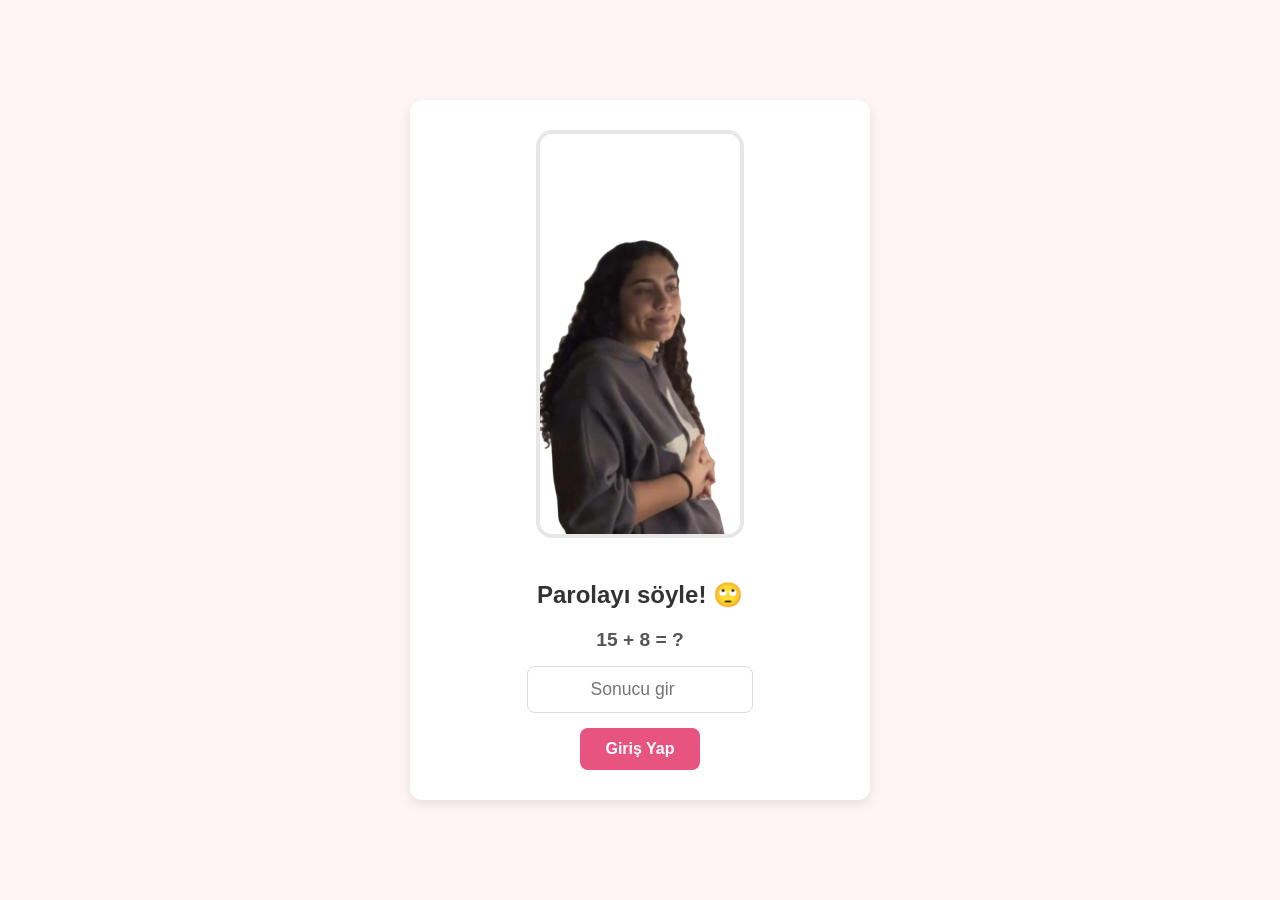
<file: index.html>
<!DOCTYPE html>
<html lang="tr">
<head>
    <meta charset="UTF-8">
    <meta name="viewport" content="width=device-width, initial-scale=1.0">
    <title>Giriş Yap!</title>
    <link rel="stylesheet" href="style.css">
</head>
<body>

    <div class="login-container">
        <!-- Başlangıçta görünecek sıkılmış fotoğraf -->
        <img src="images/sıkılmıs.jpg" alt="Sıkılmış Arkadaş" id="sıkılmıs-foto" class="arkadas-foto">
        
        <!-- Parola doğru girilince görünecek sevinmiş fotoğraf (başta gizli) -->
        <img src="images/sevinmis.jpg" alt="Sevinmiş Arkadaş" id="sevinmis-foto" class="arkadas-foto hidden">

        <!-- Başlangıçta görünecek parola isteme bölümü -->
        <div id="parola-bolumu">
            <h2>Parolayı söyle! 🙄</h2>
            <div class="parola-input-alani">
                <label for="parola">15 + 8 = ?</label>
                <input type="number" id="parola-input" placeholder="Sonucu gir">
                <button onclick="parolaKontrol()">Giriş Yap</button>
            </div>
        </div>

        <!-- Parola doğru olunca görünecek bölüm (başta gizli) -->
        <div id="basari-mesaji" class="hidden">
            <h2>Yaşasın! Hadi başlayalım! 🎉</h2>
            <a href="anasayfa.html" class="devam-butonu">Devam Et</a>
        </div>
    </div>

    <!-- JavaScript dosyamızı en sona ekliyoruz -->
    <script src="script.js"></script>

</body>
</html>
</file>
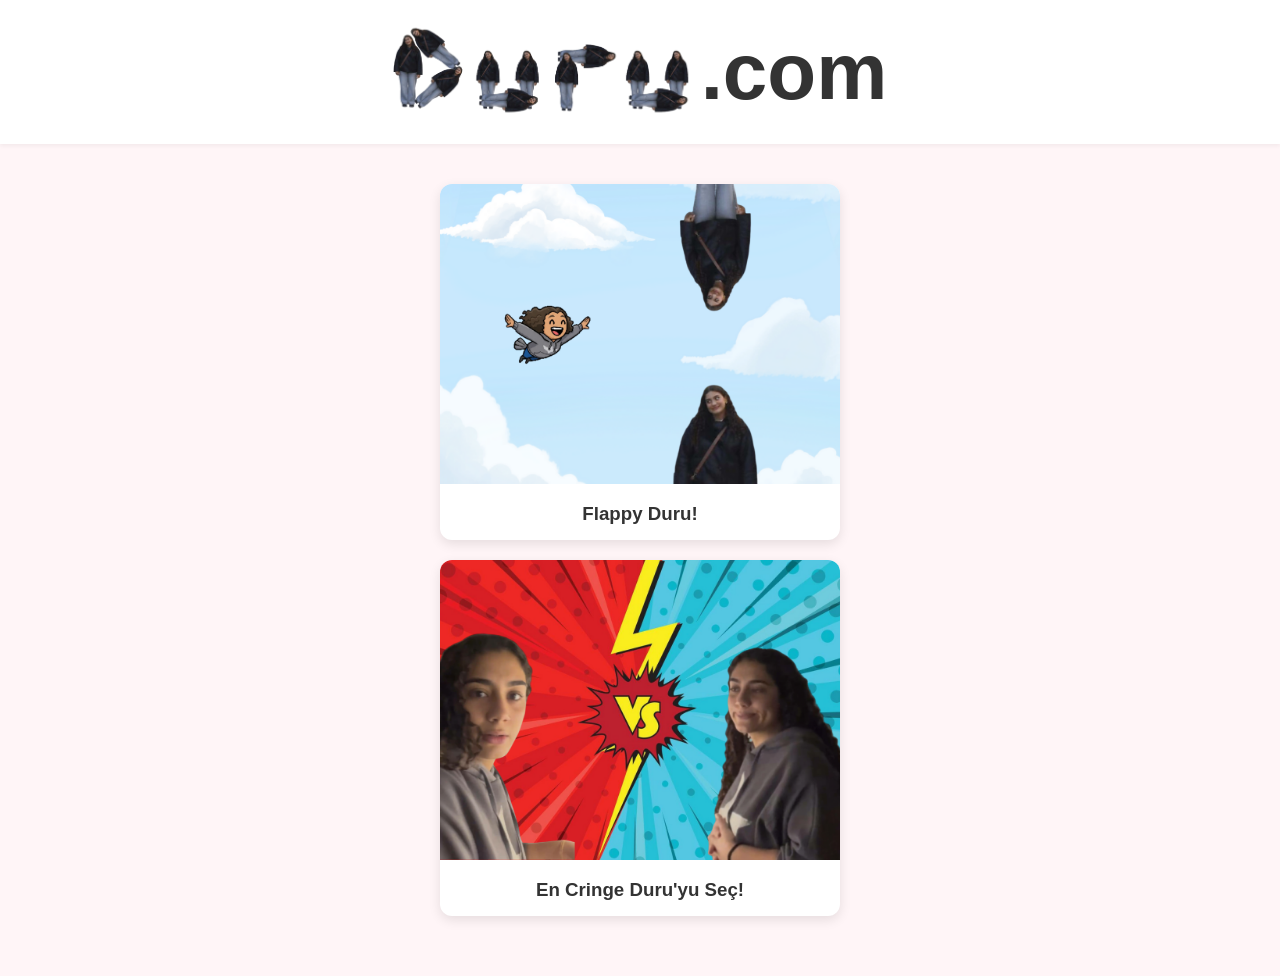
<file: anasayfa.html>
<!DOCTYPE html>
<html lang="tr">
<head>
    <meta charset="UTF-8">
    <meta name="viewport" content="width=device-width, initial-scale=1.0">
    <title>Ana Sayfa</title>
    <link rel="stylesheet" href="style.css">
</head>
<body>
    <header>
        <!-- Logo ve yazıyı bir arada tutan yeni konteyner -->
        <div class="logo-container">
            <img src="images/logo.png" alt="Site Logosu" class="site-logosu">
            <span class="logo-text">.com</span>
        </div>
    </header>

    <main class="anasayfa-icerik">
    
    
    <!-- Oyunları listeleyeceğimiz alan -->
    <div class="oyun-listesi">
    
    <!-- YENİ OYUN KARTI -->
    <a href="flappy-oyunu.html" class="oyun-karti">
        <img src="images/flappy-banner.jpg" alt="Flappy Duru Oyunu">
        <h3>Flappy Duru!</h3>
    </a>
    
    
    
    <a href="cringe-oyunu.html" class="oyun-karti">
        <img src="images/oyun-banner.jpg" alt="En Cringe Duru'yu Seç">
        <h3>En Cringe Duru'yu Seç!</h3>
    </a>



    <!-- Gelecekte yeni oyun kartları buraya eklenebilir -->
</div>
</main>
</body>
</html>
</file>
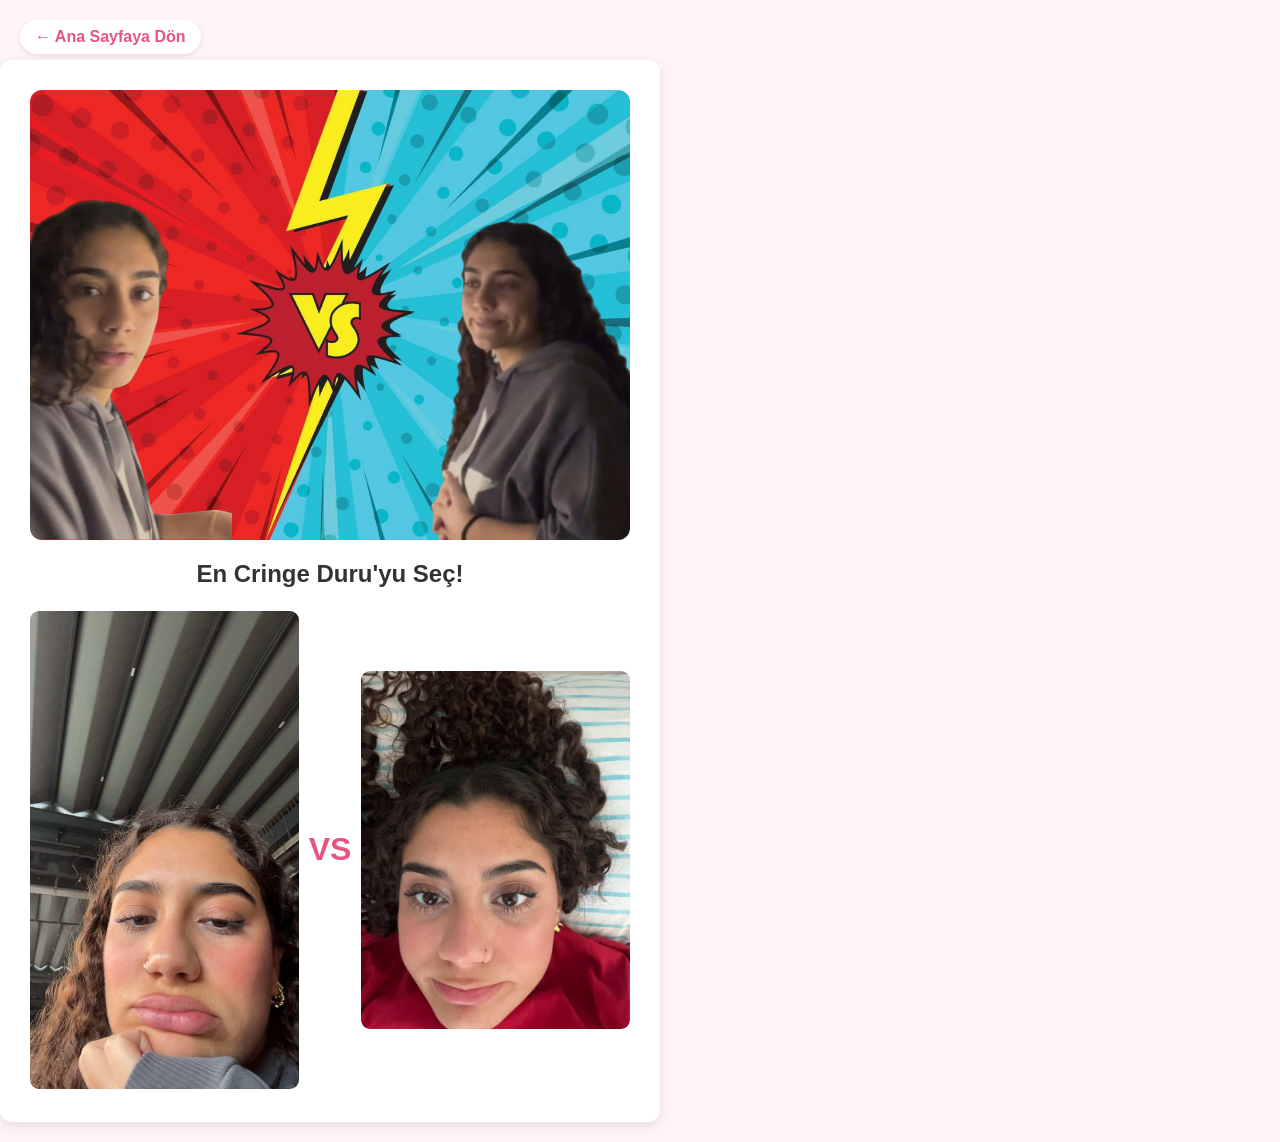
<file: cringe-oyunu.html>
<!DOCTYPE html>
<html lang="tr">
<head>
    <meta charset="UTF-8">
    <meta name="viewport" content="width=device-width, initial-scale=1.0">
    <title>En Cringe Duru'yu Seç!</title>
    <link rel="stylesheet" href="style.css">
</head>
<body>
    <!-- Ana sayfaya geri dönme butonu -->
    <a href="anasayfa.html" class="geri-butonu">&larr; Ana Sayfaya Dön</a>

    <div class="oyun-sayfasi-container">
        <!-- OYUN 1: EN CRINGE DURU'YU SEÇ -->
        <section id="cringe-oyunu">
            <!-- Oyunun ana görseli (4:3 oranında) -->
            <div class="oyun-banner">
                <img src="images/oyun-banner.jpg" alt="En Cringe Duru'yu Seç Oyunu">
            </div>
            <h2>En Cringe Duru'yu Seç!</h2>
            
            <!-- Resimlerin karşılaştırılacağı alan -->
            <div id="oyun-alani">
                <div class="secim-konteyner" id="sol-resim-konteyner">
                    <img src="" alt="Seçim 1" class="secim-resmi" onclick="kazananSec('sol')">
                </div>
                
                <div class="vs-text">VS</div>

                <div class="secim-konteyner" id="sag-resim-konteyner">
                    <img src="" alt="Seçim 2" class="secim-resmi" onclick="kazananSec('sag')">
                </div>
            </div>

            <!-- Oyun bittiğinde gösterilecek sonuç alanı (başta gizli) -->
            <div id="sonuc-alani" class="hidden">
                <h2 id="kazanan-resim-baslik">Veee En Cringe Fotoğraf!</h2>
                <div id="kazanan-resim"></div>
                <h3>İşte Tam Cringe'lik Sıralaması:</h3>
                <ol id="cringe-siralamasi"></ol>
            </div>
        </section>
    </div>

    <!-- JavaScript dosyamızı en sona ekliyoruz -->
    <script src="script.js"></script>
</body>
</html>
</file>
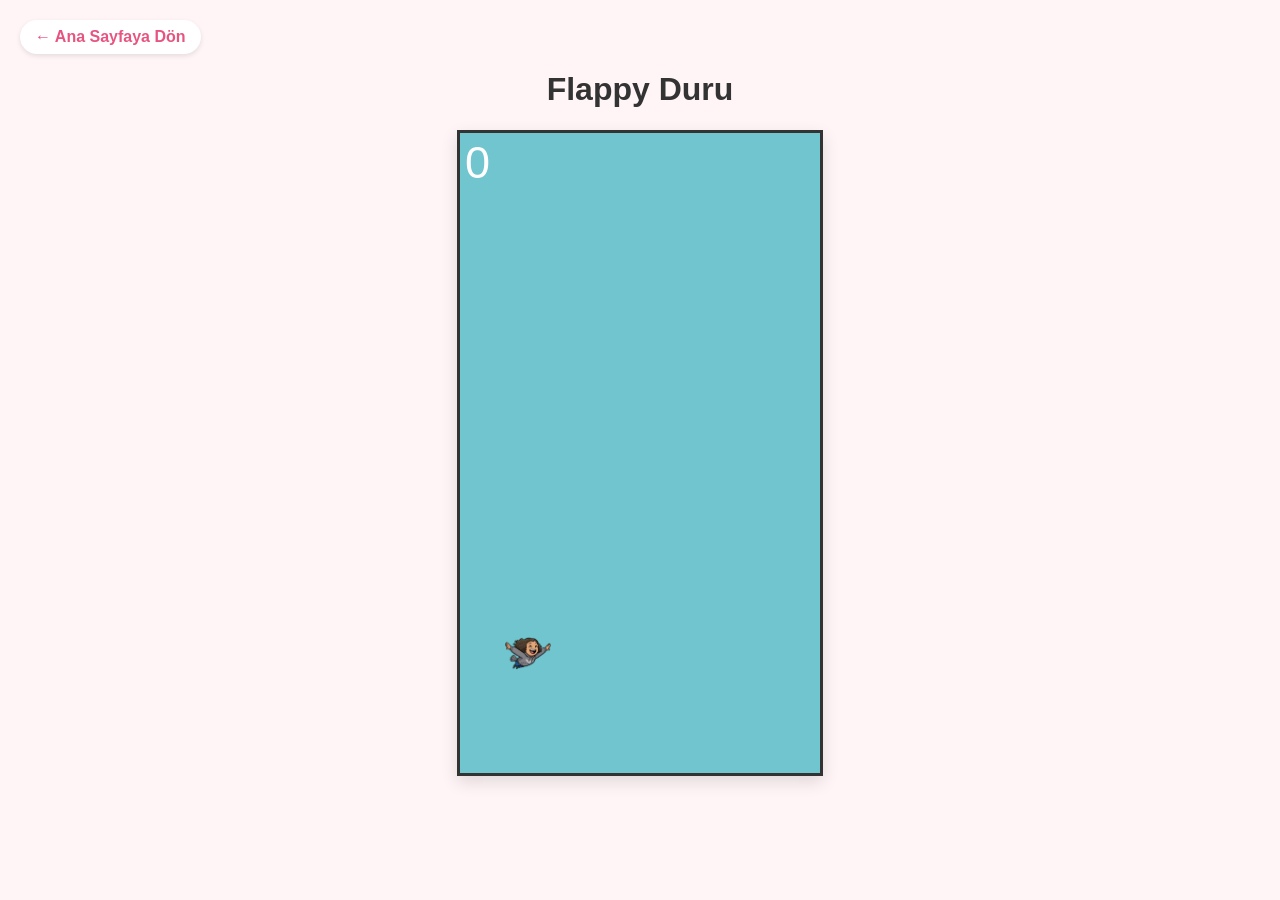
<file: flappy-oyunu.html>
<!DOCTYPE html>
<html lang="tr">
<head>
    <meta charset="UTF-8">
    <meta name="viewport" content="width=device-width, initial-scale=1.0, user-scalable=no">
    <title>Flappy Duru!</title>
    <link rel="stylesheet" href="style.css">
</head>
<body>
    <!-- Ana sayfaya geri dönme butonu -->
    <a href="anasayfa.html" class="geri-butonu">&larr; Ana Sayfaya Dön</a>

    <div class="flappy-oyun-container">
        <h1>Flappy Duru</h1>
        <!-- Oyunun oynanacağı alan (Canvas) -->
        <canvas id="flappy-board"></canvas>
    </div>

    <!-- JavaScript dosyamızı en sona ekliyoruz -->
    <script src="script.js"></script>
</body>
</html>
</file>
<file: style.css>
/* ============================
   GENEL AYARLAR
   ============================ */

body {
    font-family: -apple-system, BlinkMacSystemFont, 'Segoe UI', Roboto, Helvetica, Arial, sans-serif;
    background-color: #FFF5F7; /* Pembe Tema - Çok açık, soft pembe arka plan */
    margin: 0;
    text-align: center;
}

.login-container {
    background-color: #ffffff;
    padding: 30px;
    border-radius: 12px;
    box-shadow: 0 4px 12px rgba(0, 0, 0, 0.1);
    width: 100%;
    max-width: 400px;
    margin: 20px;
}

body:has(.login-container) {
    display: flex;
    justify-content: center;
    align-items: center;
    min-height: 100vh;
}

h2 {
    color: #333;
    margin-bottom: 20px;
}

/* ============================
   HEADER (LOGO ALANI)
   ============================ */

header {
    width: 100%;
    padding: 20px 0;
    background-color: #ffffff;
    box-shadow: 0 2px 4px rgba(0,0,0,0.05);
    position: static;
}

.site-logosu {
    max-width: 300px;
    height: auto;
}

.logo-container {
    display: flex;
    justify-content: center;
    align-items: center;
    gap: 8px;
}

.logo-text {
    font-size: 5em;
    font-weight: bold;
    color: #333;
}

/* ============================
   ANA SAYFA İÇERİĞİ
   ============================ */

.anasayfa-icerik {
    width: 100%;
    padding: 40px 20px;
    box-sizing: border-box;
}

.oyun-listesi {
    margin: 0 auto;
    width: 100%;
    max-width: 400px;
}

.oyun-karti {
    display: block;
    background-color: #ffffff;
    border-radius: 12px;
    overflow: hidden;
    text-decoration: none;
    color: #333;
    margin-bottom: 20px;
    box-shadow: 0 4px 12px rgba(0, 0, 0, 0.1);
    transition: transform 0.2s ease, box-shadow 0.2s ease;
}

.oyun-karti:hover {
    transform: translateY(-5px);
    box-shadow: 0 6px 16px rgba(0, 0, 0, 0.12);
}

.oyun-karti img {
    width: 100%;
    aspect-ratio: 4 / 3;
    object-fit: cover;
}

.oyun-karti h3 {
    padding: 15px;
    margin: 0;
}

/* ============================
   GİRİŞ SAYFASI ve BUTONLAR
   ============================ */

.arkadas-foto {
    width: 200px;
    height: 400px;
    border-radius: 16px;
    object-fit: cover;
    margin-bottom: 20px;
    border: 4px solid #e7e7e7;
}

.parola-input-alani {
    display: flex;
    flex-direction: column;
    gap: 15px;
    align-items: center;
}

.parola-input-alani label {
    font-size: 1.2em;
    font-weight: bold;
    color: #555;
}

input[type="number"] {
    padding: 12px;
    border: 1px solid #ddd;
    border-radius: 8px;
    width: 80%;
    max-width: 200px;
    font-size: 1.1em;
    text-align: center;
}

button, .devam-butonu {
    background-color: #E75480; /* Canlı pembe */
    color: white;
    padding: 12px 25px;
    border: none;
    border-radius: 8px;
    cursor: pointer;
    font-size: 1em;
    font-weight: bold;
    text-decoration: none;
    display: inline-block;
    transition: background-color 0.3s ease;
}

button:hover, .devam-butonu:hover {
    background-color: #D64570; /* Daha koyu pembe */
}

.hidden {
    display: none;
}

/* ============================
   OYUN SAYFASI
   ============================ */

.geri-butonu {
    position: absolute;
    top: 20px;
    left: 20px;
    background-color: #fff;
    padding: 8px 15px;
    border-radius: 20px;
    color: #E75480; /* Canlı pembe */
    text-decoration: none;
    font-weight: bold;
    box-shadow: 0 2px 5px rgba(0,0,0,0.1);
}

.oyun-sayfasi-container {
    background-color: #ffffff;
    padding: 30px;
    border-radius: 12px;
    box-shadow: 0 4px 12px rgba(0, 0, 0, 0.1);
    width: 100%;
    max-width: 600px;
    margin-top: 60px;
    margin-bottom: 20px;
}

/* ============================
   CRINGE OYUNU STİLLERİ
   ============================ */

#cringe-oyunu {
    width: 100%;
}

.oyun-banner {
    width: 100%;
    aspect-ratio: 4 / 3;
    border-radius: 12px;
    overflow: hidden;
    margin-bottom: 20px;
}

.oyun-banner img {
    width: 100%;
    height: 100%;
    object-fit: cover;
}

#oyun-alani {
    display: flex;
    justify-content: space-around;
    align-items: center;
    gap: 10px;
}

.vs-text {
    font-size: 2em;
    font-weight: bold;
    color: #E75480; /* Canlı pembe */
}

.secim-konteyner {
    width: 45%;
    display: flex;
    justify-content: center;
    align-items: center;
}

.secim-resmi {
    width: 100%;
    border-radius: 12px;
    border: 3px solid transparent;
    cursor: pointer;
    transition: transform 0.2s ease, box-shadow 0.2s ease, border-color 0.2s ease;
}

.secim-resmi:hover {
    transform: scale(1.05);
    box-shadow: 0 0 15px rgba(231, 84, 128, 0.6); /* Pembe gölge */
    border-color: #E75480; /* Pembe çerçeve */
}

#sonuc-alani h3 {
    margin-top: 30px;
}

#kazanan-resim img {
    max-width: 80%;
    border-radius: 12px;
    border: 5px solid #9370DB; /* Pembeyle uyumlu mor/eflatun */
}

#cringe-siralamasi {
    list-style-type: decimal;
    padding-left: 0;
    text-align: left;
    max-width: 300px;
    margin: 20px auto;
}

#cringe-siralamasi li {
    background-color: #f8f9fa;
    margin-bottom: 10px;
    padding: 10px;
    border-radius: 8px;
    display: flex;
    align-items: center;
    gap: 15px;
    font-weight: bold;
}

#cringe-siralamasi img {
    width: 60px;
    height: 60px;
    border-radius: 8px;
    object-fit: cover;
}


/* ============================
   FLAPPY BIRD OYUN STİLLERİ
   ============================ */

.flappy-oyun-container {
    display: flex;
    flex-direction: column;
    align-items: center;
    justify-content: center;
    width: 100%;
    margin-top: 50px;
}

.flappy-oyun-container h1 {
    color: #333;
}

#flappy-board {
    background-color: #70c5ce; /* Klasik gökyüzü mavisi */
    border: 3px solid #333;
    box-shadow: 0 6px 16px rgba(0, 0, 0, 0.12);
}

/* ============================
   MOBİL CİHAZ UYUMLULUĞU
   ============================ */

@media (max-width: 768px) {
    .site-logosu {
        max-width: 180px;
    }

    .logo-text {
        font-size: 3.5em;
    }
}

@media (max-width: 600px) {
    #oyun-alani {
        flex-direction: column;
    }
    .secim-konteyner {
        width: 90%;
    }
}
</file>
